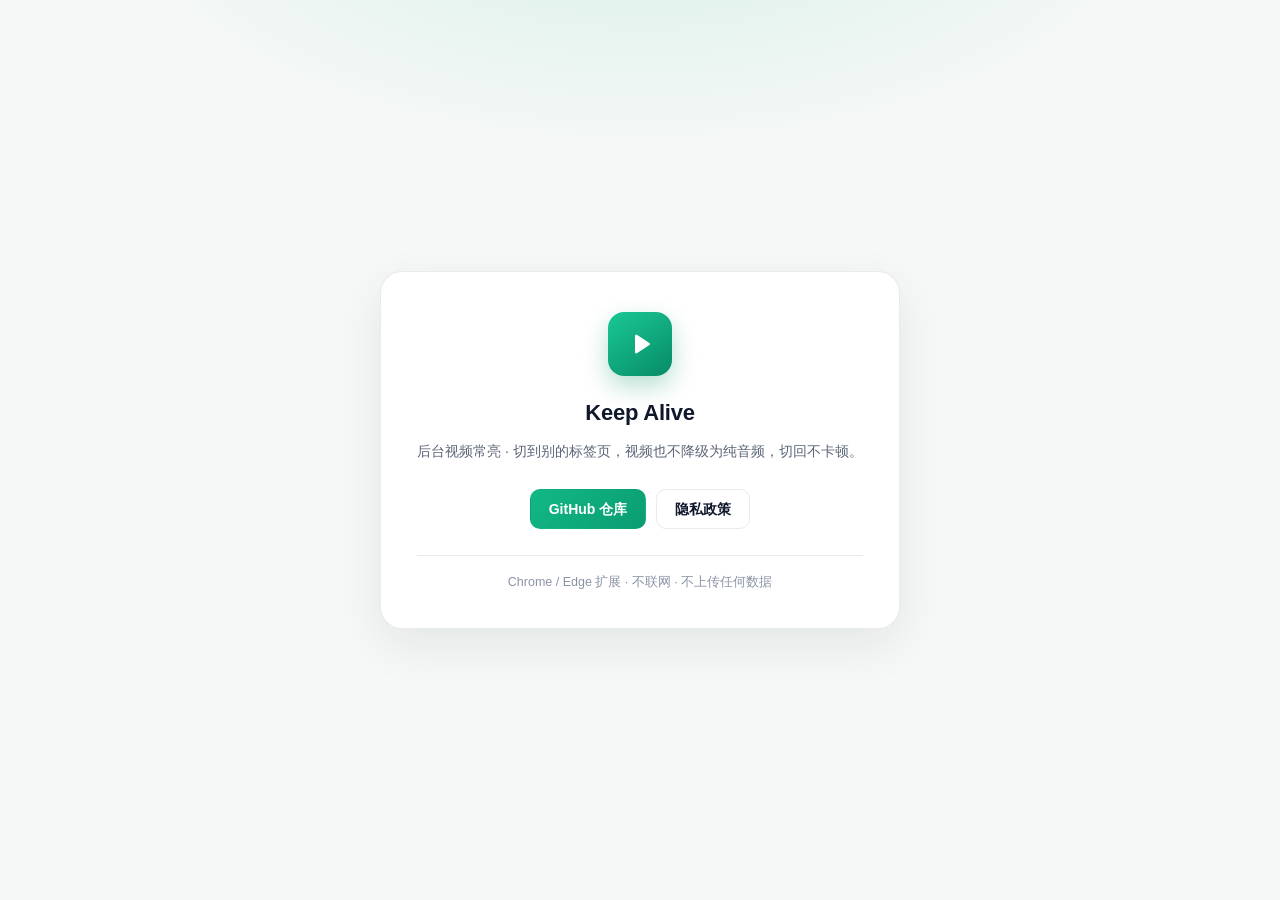
<file: docs/index.html>
<!doctype html>
<html lang="zh-CN">
  <head>
    <meta charset="utf-8" />
    <meta name="viewport" content="width=device-width, initial-scale=1" />
    <title>Keep Alive · 后台视频常亮</title>
    <style>
      :root {
        color-scheme: light dark;
        --bg: #f6f8f7;
        --card: #ffffff;
        --text: #0f172a;
        --muted: #5b6577;
        --faint: #8a93a5;
        --accent: #0ca678;
        --border: rgba(15, 23, 42, 0.09);
      }
      @media (prefers-color-scheme: dark) {
        :root {
          --bg: #14161a;
          --card: #1c1f25;
          --text: #e9edf4;
          --muted: #a3adbd;
          --faint: #78818f;
          --accent: #20c997;
          --border: rgba(255, 255, 255, 0.08);
        }
      }
      * {
        box-sizing: border-box;
      }
      body {
        min-height: 100vh;
        margin: 0;
        display: grid;
        place-items: center;
        padding: 24px;
        background:
          radial-gradient(800px 400px at 50% -120px, rgba(18, 184, 134, 0.14), transparent 70%),
          var(--bg);
        color: var(--text);
        font:
          15px/1.7 -apple-system,
          BlinkMacSystemFont,
          "Segoe UI",
          "PingFang SC",
          "Hiragino Sans GB",
          "Microsoft YaHei",
          sans-serif;
        -webkit-font-smoothing: antialiased;
      }
      main {
        width: 100%;
        max-width: 520px;
        background: var(--card);
        border: 1px solid var(--border);
        border-radius: 22px;
        padding: 40px 36px 34px;
        text-align: center;
        box-shadow: 0 16px 48px rgba(15, 23, 42, 0.08);
      }
      .logo {
        width: 64px;
        height: 64px;
        margin: 0 auto 18px;
        border-radius: 16px;
        background: linear-gradient(145deg, #1ac994, #078a67);
        display: grid;
        place-items: center;
        box-shadow: 0 10px 24px rgba(9, 146, 104, 0.3);
      }
      .logo svg {
        width: 30px;
        height: 30px;
      }
      h1 {
        margin: 0;
        font-size: 22px;
        letter-spacing: -0.01em;
      }
      p {
        margin: 8px 0 0;
        color: var(--muted);
        font-size: 14px;
      }
      .actions {
        display: flex;
        gap: 10px;
        justify-content: center;
        margin-top: 26px;
        flex-wrap: wrap;
      }
      a.btn {
        display: inline-flex;
        align-items: center;
        justify-content: center;
        height: 40px;
        padding: 0 18px;
        border-radius: 10px;
        font-size: 14px;
        font-weight: 600;
        text-decoration: none;
        border: 1px solid var(--border);
        color: var(--text);
        background: transparent;
        transition: background 0.15s ease, border-color 0.15s ease;
      }
      a.btn:hover {
        background: rgba(15, 23, 42, 0.04);
        border-color: rgba(15, 23, 42, 0.16);
      }
      a.primary {
        background: linear-gradient(135deg, #12b886, #0b9c72);
        border-color: transparent;
        color: #fff;
      }
      a.primary:hover {
        background: linear-gradient(135deg, #0fac7d, #088a66);
      }
      footer {
        margin-top: 26px;
        padding-top: 16px;
        border-top: 1px solid var(--border);
        color: var(--faint);
        font-size: 12.5px;
      }
      @media (prefers-color-scheme: dark) {
        a.btn:hover {
          background: rgba(255, 255, 255, 0.06);
          border-color: rgba(255, 255, 255, 0.18);
        }
      }
    </style>
  </head>
  <body>
    <main>
      <div class="logo" aria-hidden="true">
        <svg viewBox="0 0 24 24" fill="#fff">
          <path d="M8 5.5v13a1 1 0 0 0 1.5.86l10-6.5a1 1 0 0 0 0-1.72l-10-6.5A1 1 0 0 0 8 5.5Z" />
        </svg>
      </div>
      <h1>Keep Alive</h1>
      <p>后台视频常亮 · 切到别的标签页，视频也不降级为纯音频，切回不卡顿。</p>

      <div class="actions">
        <a class="btn primary" href="https://github.com/Eliaukzzz/pages-alive">GitHub 仓库</a>
        <a class="btn" href="./privacy.html">隐私政策</a>
      </div>

      <footer>Chrome / Edge 扩展 · 不联网 · 不上传任何数据</footer>
    </main>
  </body>
</html>
</file>
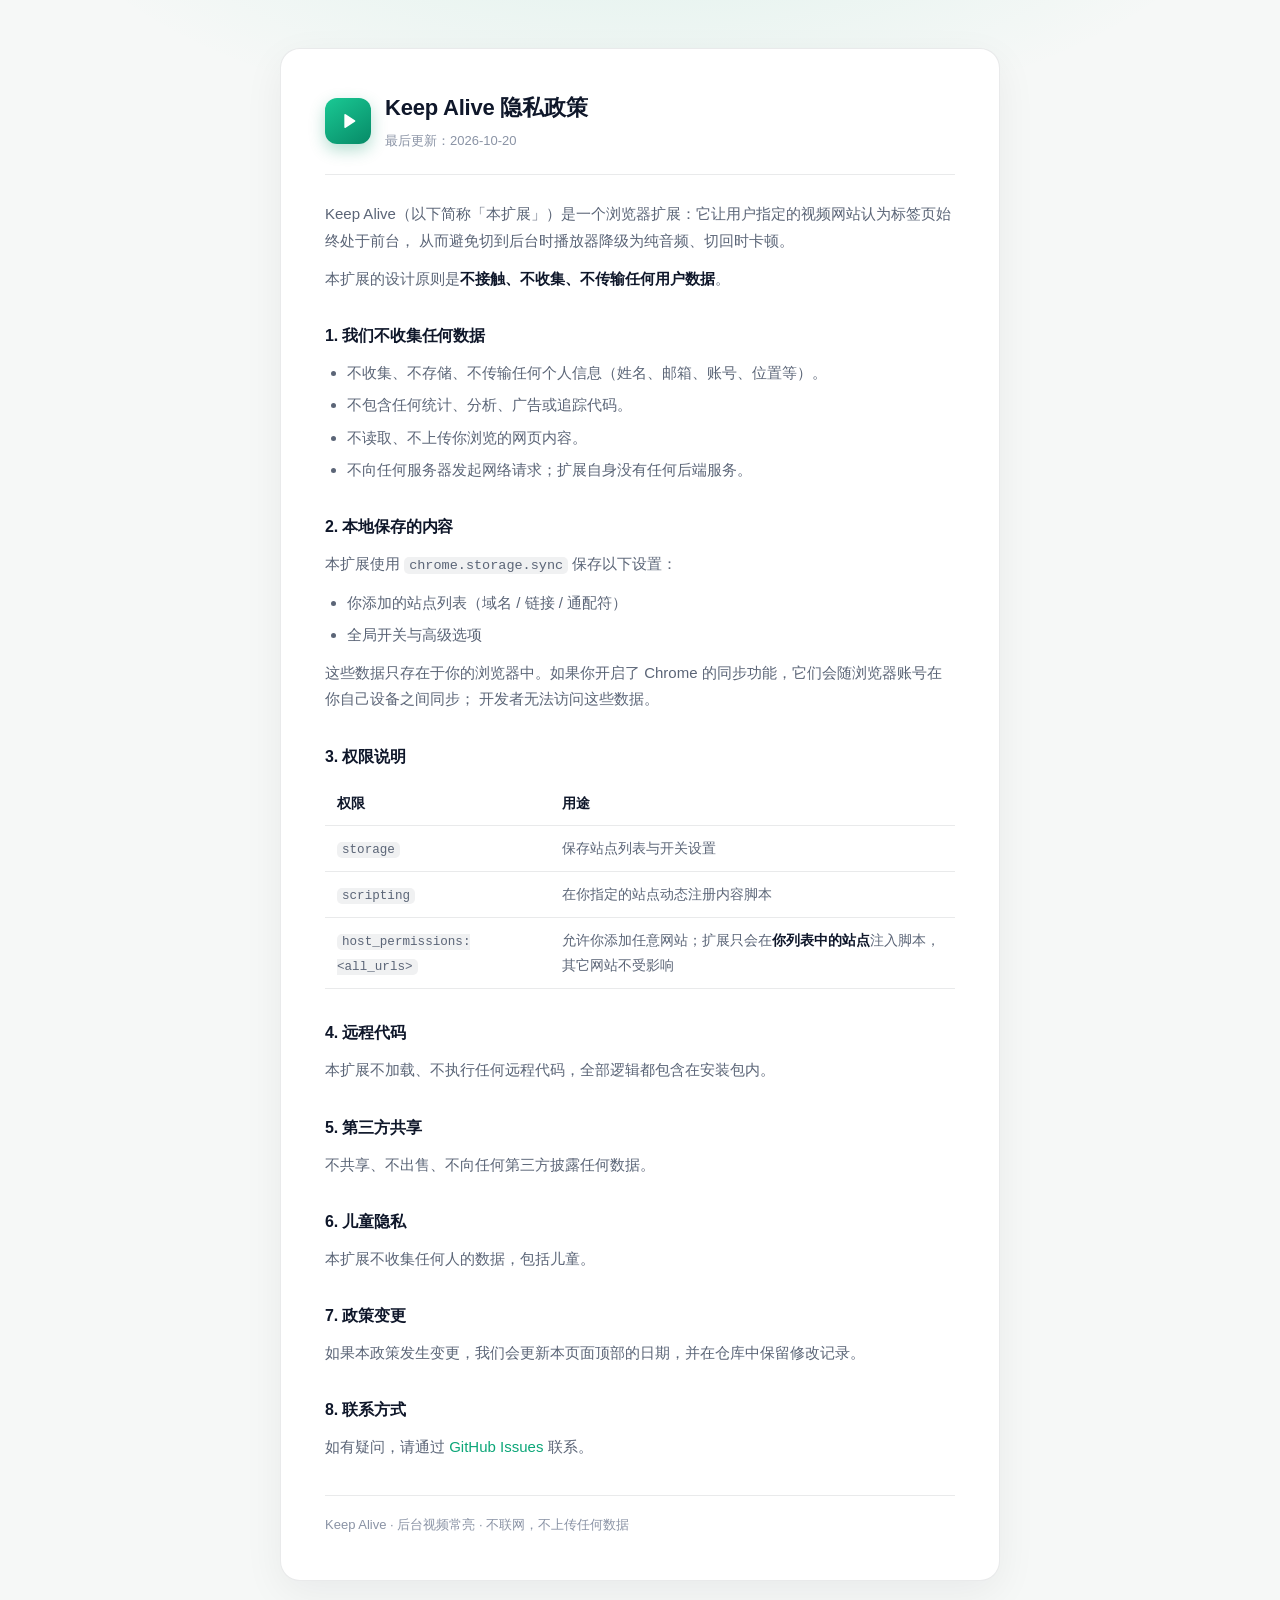
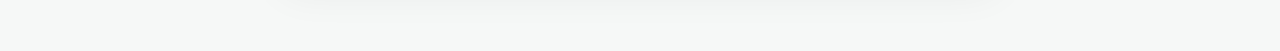
<file: docs/privacy.html>
<!doctype html>
<html lang="zh-CN">
  <head>
    <meta charset="utf-8" />
    <meta name="viewport" content="width=device-width, initial-scale=1" />
    <title>Keep Alive 隐私政策</title>
    <style>
      :root {
        color-scheme: light dark;
        --bg: #f6f8f7;
        --card: #ffffff;
        --text: #0f172a;
        --muted: #5b6577;
        --faint: #8a93a5;
        --accent: #0ca678;
        --border: rgba(15, 23, 42, 0.09);
      }
      @media (prefers-color-scheme: dark) {
        :root {
          --bg: #14161a;
          --card: #1c1f25;
          --text: #e9edf4;
          --muted: #a3adbd;
          --faint: #78818f;
          --accent: #20c997;
          --border: rgba(255, 255, 255, 0.08);
        }
      }
      * {
        box-sizing: border-box;
      }
      body {
        margin: 0;
        padding: 48px 20px 72px;
        background:
          radial-gradient(900px 420px at 50% -160px, rgba(18, 184, 134, 0.12), transparent 70%),
          var(--bg);
        color: var(--text);
        font:
          15px/1.75 -apple-system,
          BlinkMacSystemFont,
          "Segoe UI",
          "PingFang SC",
          "Hiragino Sans GB",
          "Microsoft YaHei",
          sans-serif;
        -webkit-font-smoothing: antialiased;
      }
      main {
        max-width: 720px;
        margin: 0 auto;
        background: var(--card);
        border: 1px solid var(--border);
        border-radius: 20px;
        padding: 40px 44px 44px;
        box-shadow: 0 12px 40px rgba(15, 23, 42, 0.06);
      }
      header {
        display: flex;
        align-items: center;
        gap: 14px;
        padding-bottom: 22px;
        border-bottom: 1px solid var(--border);
        margin-bottom: 26px;
      }
      .logo {
        width: 46px;
        height: 46px;
        border-radius: 12px;
        background: linear-gradient(145deg, #1ac994, #078a67);
        display: grid;
        place-items: center;
        box-shadow: 0 6px 16px rgba(9, 146, 104, 0.3);
      }
      .logo svg {
        width: 22px;
        height: 22px;
      }
      h1 {
        margin: 0;
        font-size: 22px;
        letter-spacing: -0.01em;
      }
      .sub {
        margin: 2px 0 0;
        color: var(--faint);
        font-size: 13px;
      }
      h2 {
        margin: 30px 0 10px;
        font-size: 16px;
        letter-spacing: -0.01em;
      }
      p {
        margin: 0 0 12px;
        color: var(--muted);
      }
      ul {
        margin: 0 0 12px;
        padding-left: 22px;
        color: var(--muted);
      }
      li {
        margin-bottom: 6px;
      }
      strong {
        color: var(--text);
      }
      code {
        font-family: ui-monospace, Menlo, monospace;
        font-size: 0.9em;
        background: rgba(15, 23, 42, 0.06);
        border-radius: 5px;
        padding: 1px 5px;
      }
      @media (prefers-color-scheme: dark) {
        code {
          background: rgba(255, 255, 255, 0.08);
        }
      }
      table {
        width: 100%;
        border-collapse: collapse;
        margin: 6px 0 14px;
        font-size: 14px;
      }
      th,
      td {
        text-align: left;
        padding: 10px 12px;
        border-bottom: 1px solid var(--border);
        vertical-align: top;
        color: var(--muted);
      }
      th {
        color: var(--text);
        font-weight: 600;
      }
      footer {
        margin-top: 34px;
        padding-top: 18px;
        border-top: 1px solid var(--border);
        color: var(--faint);
        font-size: 13px;
      }
      a {
        color: var(--accent);
        text-decoration: none;
      }
      a:hover {
        text-decoration: underline;
      }
      @media (max-width: 560px) {
        body {
          padding: 20px 12px 40px;
        }
        main {
          padding: 24px 20px 28px;
        }
      }
    </style>
  </head>
  <body>
    <main>
      <header>
        <span class="logo" aria-hidden="true">
          <svg viewBox="0 0 24 24" fill="#fff">
            <path d="M8 5.5v13a1 1 0 0 0 1.5.86l10-6.5a1 1 0 0 0 0-1.72l-10-6.5A1 1 0 0 0 8 5.5Z" />
          </svg>
        </span>
        <div>
          <h1>Keep Alive 隐私政策</h1>
          <p class="sub">最后更新：2026-10-20</p>
        </div>
      </header>

      <p>
        Keep Alive（以下简称「本扩展」）是一个浏览器扩展：它让用户指定的视频网站认为标签页始终处于前台，
        从而避免切到后台时播放器降级为纯音频、切回时卡顿。
      </p>
      <p>本扩展的设计原则是<strong>不接触、不收集、不传输任何用户数据</strong>。</p>

      <h2>1. 我们不收集任何数据</h2>
      <ul>
        <li>不收集、不存储、不传输任何个人信息（姓名、邮箱、账号、位置等）。</li>
        <li>不包含任何统计、分析、广告或追踪代码。</li>
        <li>不读取、不上传你浏览的网页内容。</li>
        <li>不向任何服务器发起网络请求；扩展自身没有任何后端服务。</li>
      </ul>

      <h2>2. 本地保存的内容</h2>
      <p>本扩展使用 <code>chrome.storage.sync</code> 保存以下设置：</p>
      <ul>
        <li>你添加的站点列表（域名 / 链接 / 通配符）</li>
        <li>全局开关与高级选项</li>
      </ul>
      <p>
        这些数据只存在于你的浏览器中。如果你开启了 Chrome 的同步功能，它们会随浏览器账号在你自己设备之间同步；
        开发者无法访问这些数据。
      </p>

      <h2>3. 权限说明</h2>
      <table>
        <thead>
          <tr>
            <th>权限</th>
            <th>用途</th>
          </tr>
        </thead>
        <tbody>
          <tr>
            <td><code>storage</code></td>
            <td>保存站点列表与开关设置</td>
          </tr>
          <tr>
            <td><code>scripting</code></td>
            <td>在你指定的站点动态注册内容脚本</td>
          </tr>
          <tr>
            <td><code>host_permissions: &lt;all_urls&gt;</code></td>
            <td>
              允许你添加任意网站；扩展只会在<strong>你列表中的站点</strong>注入脚本，其它网站不受影响
            </td>
          </tr>
        </tbody>
      </table>

      <h2>4. 远程代码</h2>
      <p>本扩展不加载、不执行任何远程代码，全部逻辑都包含在安装包内。</p>

      <h2>5. 第三方共享</h2>
      <p>不共享、不出售、不向任何第三方披露任何数据。</p>

      <h2>6. 儿童隐私</h2>
      <p>本扩展不收集任何人的数据，包括儿童。</p>

      <h2>7. 政策变更</h2>
      <p>如果本政策发生变更，我们会更新本页面顶部的日期，并在仓库中保留修改记录。</p>

      <h2>8. 联系方式</h2>
      <p>
        如有疑问，请通过
        <a href="https://github.com/Eliaukzzz/pages-alive/issues">GitHub Issues</a> 联系。
      </p>

      <footer>Keep Alive · 后台视频常亮 · 不联网，不上传任何数据</footer>
    </main>
  </body>
</html>
</file>
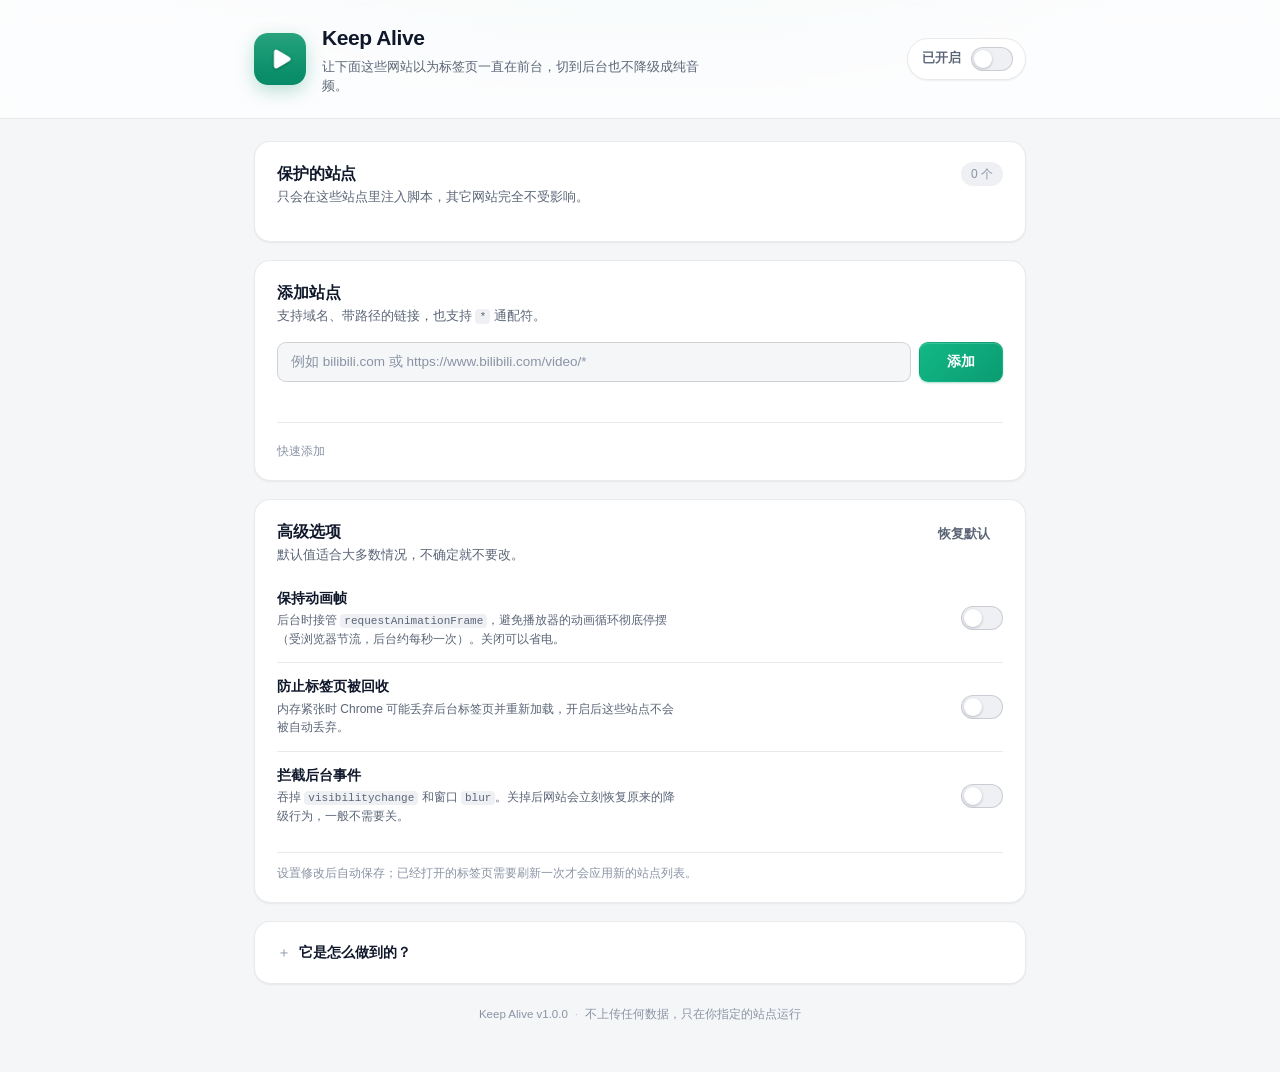
<file: src/options.html>
<!doctype html>
<html lang="zh-CN">
  <head>
    <meta charset="utf-8" />
    <meta name="viewport" content="width=device-width, initial-scale=1" />
    <title>Keep Alive · 设置</title>
    <link rel="stylesheet" href="ui.css" />
    <link rel="stylesheet" href="options.css" />
  </head>
  <body>
    <header class="hero">
      <div class="hero-inner">
        <img class="hero-icon" src="../icons/icon128.png" alt="" width="52" height="52" />
        <div class="hero-text">
          <h1>Keep Alive</h1>
          <p>让下面这些网站以为标签页一直在前台，切到后台也不降级成纯音频。</p>
        </div>
        <label class="global-toggle">
          <span id="globalLabel">已开启</span>
          <span class="switch">
            <input id="globalSwitch" type="checkbox" aria-label="全局开关" />
            <span class="track"></span>
          </span>
        </label>
      </div>
    </header>

    <main class="shell">
      <section class="card section">
        <div class="section-head">
          <div>
            <h2>保护的站点</h2>
            <p class="section-desc">只会在这些站点里注入脚本，其它网站完全不受影响。</p>
          </div>
          <span class="counter" id="siteCount">0 个</span>
        </div>

        <ul class="site-list" id="siteList"></ul>

        <div class="empty" id="emptyState" hidden>
          <div class="empty-mark">⌁</div>
          <p>还没有添加站点</p>
          <span>从下面的常见站点里选一个，或者手动输入域名。</span>
        </div>
      </section>

      <section class="card section">
        <div class="section-head">
          <div>
            <h2>添加站点</h2>
            <p class="section-desc">支持域名、带路径的链接，也支持 <code>*</code> 通配符。</p>
          </div>
        </div>

        <form class="add-form" id="addForm" autocomplete="off">
          <input
            class="input"
            id="siteInput"
            type="text"
            placeholder="例如 bilibili.com 或 https://www.bilibili.com/video/*"
            spellcheck="false"
            aria-label="站点地址"
          />
          <button class="btn btn-primary" type="submit" id="addBtn">添加</button>
        </form>

        <p class="preview" id="preview"></p>

        <div class="presets">
          <span class="presets-label">快速添加</span>
          <div class="chips" id="presetChips"></div>
        </div>
      </section>

      <section class="card section">
        <div class="section-head">
          <div>
            <h2>高级选项</h2>
            <p class="section-desc">默认值适合大多数情况，不确定就不要改。</p>
          </div>
          <button class="btn btn-ghost btn-sm" id="resetBtn">恢复默认</button>
        </div>

        <div class="toggle-list">
          <label class="toggle-row">
            <div class="toggle-text">
              <span class="toggle-title">保持动画帧</span>
              <span class="toggle-desc">
                后台时接管 <code>requestAnimationFrame</code>，避免播放器的动画循环彻底停摆（受浏览器节流，后台约每秒一次）。关闭可以省电。
              </span>
            </div>
            <span class="switch">
              <input id="optRaf" type="checkbox" />
              <span class="track"></span>
            </span>
          </label>

          <label class="toggle-row">
            <div class="toggle-text">
              <span class="toggle-title">防止标签页被回收</span>
              <span class="toggle-desc">
                内存紧张时 Chrome 可能丢弃后台标签页并重新加载，开启后这些站点不会被自动丢弃。
              </span>
            </div>
            <span class="switch">
              <input id="optDiscard" type="checkbox" />
              <span class="track"></span>
            </span>
          </label>

          <label class="toggle-row">
            <div class="toggle-text">
              <span class="toggle-title">拦截后台事件</span>
              <span class="toggle-desc">
                吞掉 <code>visibilitychange</code> 和窗口 <code>blur</code>。关掉后网站会立刻恢复原来的降级行为，一般不需要关。
              </span>
            </div>
            <span class="switch">
              <input id="optEvents" type="checkbox" />
              <span class="track"></span>
            </span>
          </label>
        </div>

        <p class="hint-line">设置修改后自动保存；已经打开的标签页需要刷新一次才会应用新的站点列表。</p>
      </section>

      <section class="card section">
        <details class="details">
          <summary>它是怎么做到的？</summary>
          <div class="details-body">
            <p>
              视频网站通过 Page Visibility API 判断你是否在看：切到别的标签页时，
              <code>document.visibilityState</code> 会变成 <code>"hidden"</code>，播放器收到
              <code>visibilitychange</code> 后就把视频流降级成音频流，切回来时再重建解码器 —— 这就是卡顿的来源。
            </p>
            <p>这个扩展在该站点加载前就做了三件事：</p>
            <ol>
              <li>
                把 <code>document.hidden / visibilityState / hasFocus()</code> 改成永远"可见、聚焦"；
              </li>
              <li>
                在 window 捕获阶段吞掉 <code>visibilitychange</code> 与窗口 <code>blur</code>，页面根本收不到通知；
              </li>
              <li>
                后台时用自己的定时器接管 <code>requestAnimationFrame</code>，并在标签页级别关闭自动丢弃。
              </li>
            </ol>
            <p class="fine-print">
              局限：浏览器底层的省电调度、页面在 Web Worker 里的检测、以及站点自己的服务端心跳无法被完全绕过；
              极少数站点可能仍会降级。这个方案本质上是用一点后台 CPU 换流畅度，介意耗电可以关掉"保持动画帧"。
            </p>
          </div>
        </details>
      </section>

      <footer class="page-foot">
        <span>Keep Alive v<span id="version">1.0.0</span></span>
        <span class="dot">·</span>
        <span>不上传任何数据，只在你指定的站点运行</span>
      </footer>
    </main>

    <div class="toast" id="toast" role="status" aria-live="polite"></div>

    <script type="module" src="options.js"></script>
  </body>
</html>
</file>
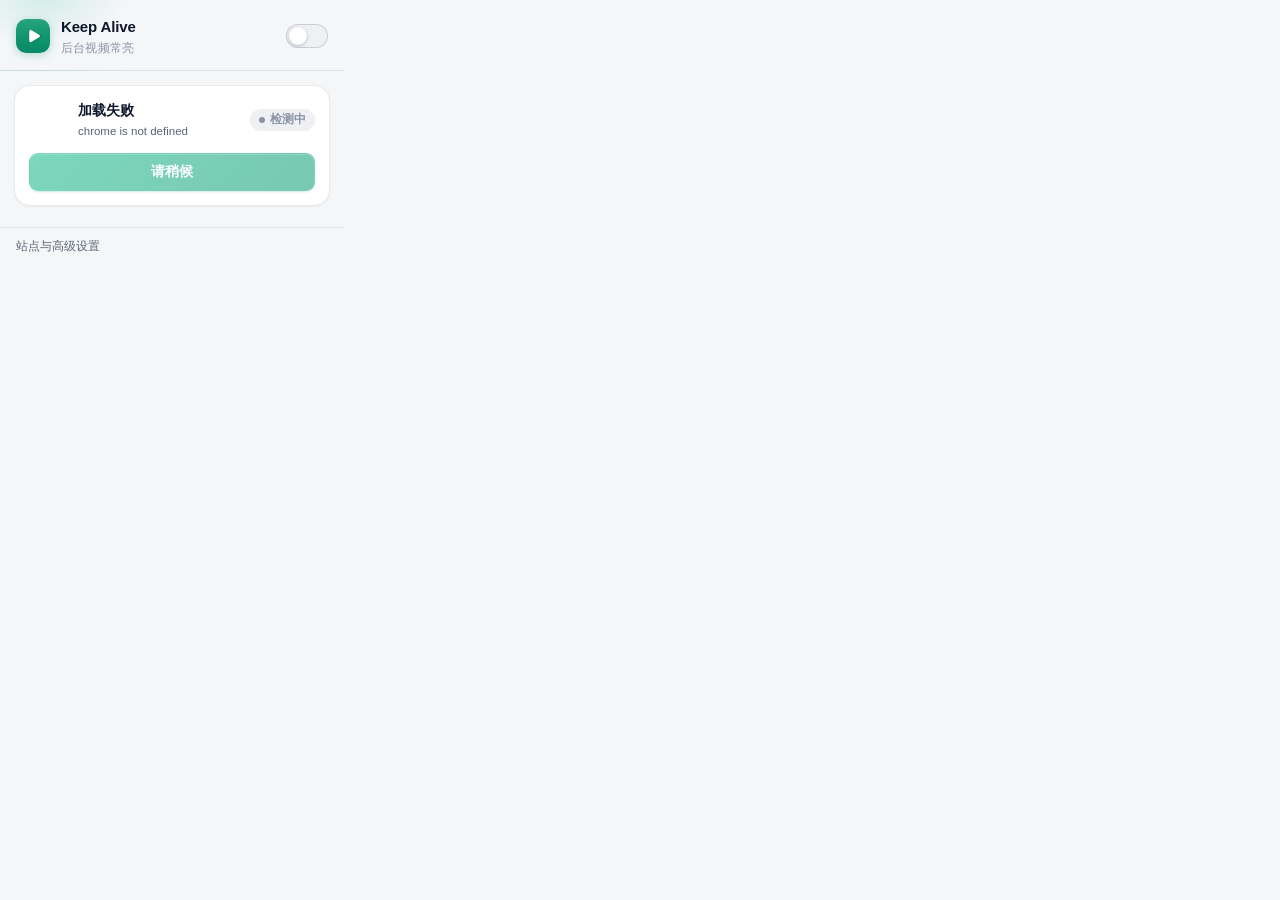
<file: src/popup.html>
<!doctype html>
<html lang="zh-CN">
  <head>
    <meta charset="utf-8" />
    <meta name="viewport" content="width=device-width, initial-scale=1" />
    <title>Keep Alive</title>
    <link rel="stylesheet" href="ui.css" />
    <link rel="stylesheet" href="popup.css" />
  </head>
  <body>
    <div class="popup">
      <header class="head">
        <img class="logo" src="../icons/icon48.png" alt="" width="34" height="34" />
        <div class="titles">
          <h1>Keep Alive</h1>
          <p>后台视频常亮</p>
        </div>
        <label class="switch" title="全局开关">
          <input id="globalSwitch" type="checkbox" aria-label="全局开关" />
          <span class="track"></span>
        </label>
      </header>

      <main class="body">
        <section class="site card">
          <div class="site-main">
            <span class="avatar" id="avatar">·</span>
            <div class="site-text">
              <div class="host" id="host">正在读取…</div>
              <div class="site-sub" id="siteSub">—</div>
            </div>
            <span class="pill pill-off" id="pill">检测中</span>
          </div>
          <div class="site-actions">
            <button class="btn btn-primary btn-block" id="primaryBtn" disabled>请稍候</button>
          </div>
        </section>

        <p class="note" id="note"></p>
      </main>

      <footer class="foot">
        <button class="link" id="openOptions">站点与高级设置</button>
        <span class="ver" id="version"></span>
      </footer>
    </div>
    <script type="module" src="popup.js"></script>
  </body>
</html>
</file>
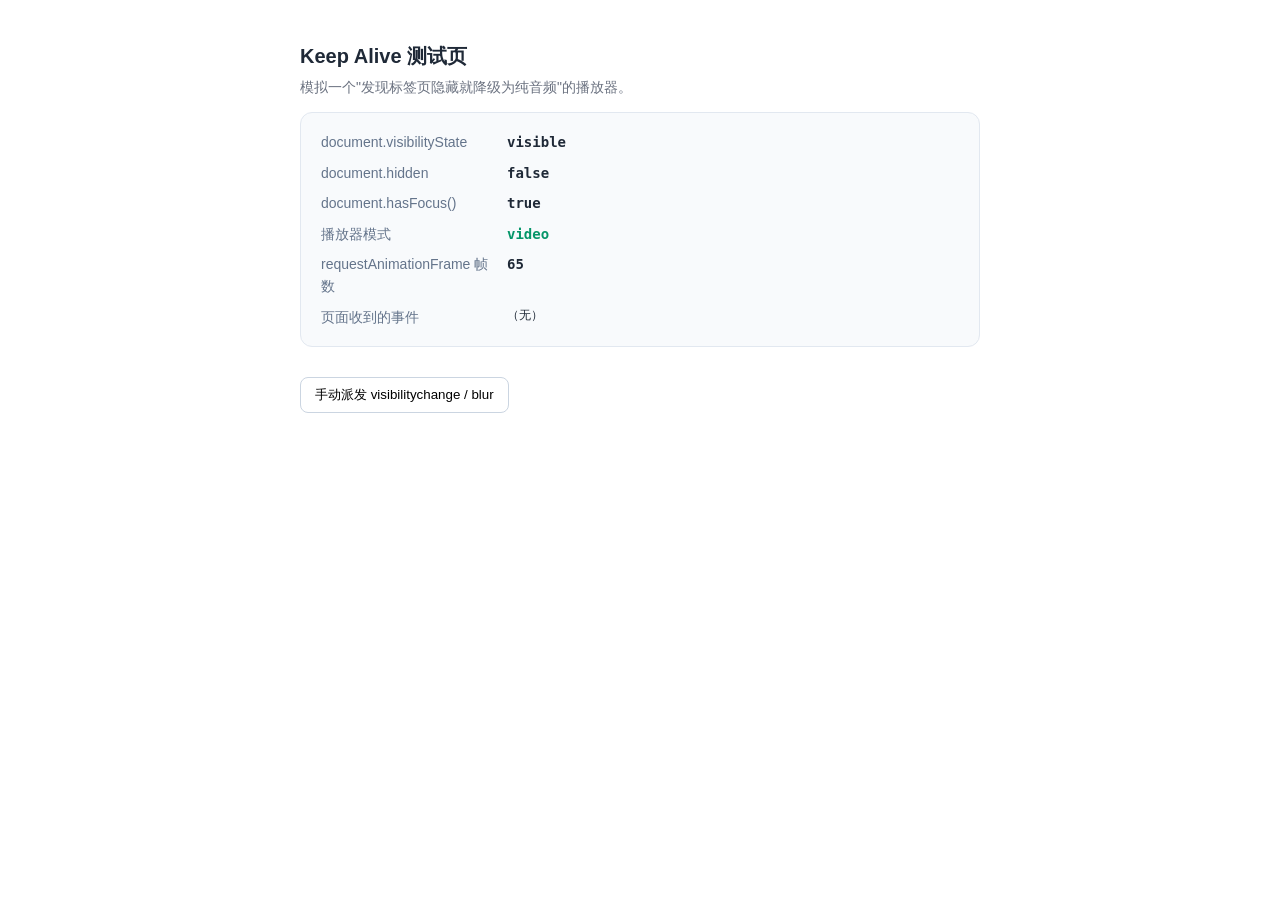
<file: test/fixture.html>
<!doctype html>
<html lang="zh-CN">
  <head>
    <meta charset="utf-8" />
    <title>Keep Alive Fixture</title>
    <style>
      body {
        font: 14px/1.6 -apple-system, "PingFang SC", sans-serif;
        max-width: 680px;
        margin: 40px auto;
        padding: 0 20px;
        color: #1f2937;
      }
      h1 {
        font-size: 20px;
        margin-bottom: 4px;
      }
      p.sub {
        color: #6b7280;
        margin-top: 0;
      }
      dl {
        display: grid;
        grid-template-columns: 170px 1fr;
        gap: 8px 16px;
        background: #f8fafc;
        border: 1px solid #e2e8f0;
        border-radius: 12px;
        padding: 18px 20px;
      }
      dt {
        color: #64748b;
      }
      dd {
        margin: 0;
        font-family: ui-monospace, Menlo, monospace;
        font-weight: 600;
      }
      #mode[data-mode="audio"] {
        color: #dc2626;
      }
      #mode[data-mode="video"] {
        color: #059669;
      }
      .events {
        word-break: break-all;
        font-weight: 400;
        font-size: 12px;
      }
      button {
        margin-top: 16px;
        padding: 8px 14px;
        border-radius: 8px;
        border: 1px solid #cbd5e1;
        background: #fff;
        cursor: pointer;
      }
    </style>
  </head>
  <body>
    <h1>Keep Alive 测试页</h1>
    <p class="sub">模拟一个"发现标签页隐藏就降级为纯音频"的播放器。</p>

    <dl>
      <dt>document.visibilityState</dt>
      <dd id="vis">…</dd>
      <dt>document.hidden</dt>
      <dd id="hidden">…</dd>
      <dt>document.hasFocus()</dt>
      <dd id="focus">…</dd>
      <dt>播放器模式</dt>
      <dd id="mode" data-mode="video">video</dd>
      <dt>requestAnimationFrame 帧数</dt>
      <dd id="raf">0</dd>
      <dt>页面收到的事件</dt>
      <dd id="events" class="events">（无）</dd>
    </dl>

    <button id="dispatch">手动派发 visibilitychange / blur</button>

    <script>
      window.__test = {
        events: [],
        rafTicks: 0,
        audioMode: false,
        startedAt: Date.now(),
      };

      const $ = (id) => document.getElementById(id);

      function refresh() {
        $('vis').textContent = document.visibilityState;
        $('hidden').textContent = String(document.hidden);
        $('focus').textContent = String(document.hasFocus());
        $('mode').textContent = window.__test.audioMode ? 'audio（已降级）' : 'video';
        $('mode').dataset.mode = window.__test.audioMode ? 'audio' : 'video';
        $('raf').textContent = String(window.__test.rafTicks);
        $('events').textContent = window.__test.events.length
          ? window.__test.events.join(' · ')
          : '（无）';
      }

      document.addEventListener('visibilitychange', () => {
        window.__test.events.push('visibilitychange:' + document.visibilityState);
        if (document.hidden) window.__test.audioMode = true;
        refresh();
      });

      window.addEventListener('blur', () => {
        window.__test.events.push('window:blur');
        refresh();
      });

      window.addEventListener('focus', () => {
        window.__test.events.push('window:focus');
        refresh();
      });

      (function loop() {
        window.__test.rafTicks += 1;
        if (window.__test.rafTicks % 5 === 0) refresh();
        requestAnimationFrame(loop);
      })();

      setInterval(refresh, 250);

      $('dispatch').addEventListener('click', () => {
        document.dispatchEvent(new Event('visibilitychange'));
        window.dispatchEvent(new Event('blur'));
        refresh();
      });

      refresh();
    </script>
  </body>
</html>
</file>
<file: src/ui.css>
:root {
  color-scheme: light dark;

  --bg: #f5f6f8;
  --bg-elevated: #ffffff;
  --bg-sunken: #eef0f4;
  --border: rgba(15, 23, 42, 0.09);
  --border-strong: rgba(15, 23, 42, 0.16);
  --text: #0f172a;
  --text-secondary: #5b6577;
  --text-tertiary: #8a93a5;
  --accent: #0ca678;
  --accent-strong: #099268;
  --accent-soft: rgba(12, 166, 120, 0.12);
  --danger: #e03131;
  --danger-soft: rgba(224, 49, 49, 0.1);
  --warn: #d9480f;
  --shadow-sm: 0 1px 2px rgba(15, 23, 42, 0.06);
  --shadow-md: 0 8px 24px rgba(15, 23, 42, 0.08);
  --radius-lg: 16px;
  --radius-md: 12px;
  --radius-sm: 9px;
  --font: -apple-system, BlinkMacSystemFont, "Segoe UI", "PingFang SC", "Hiragino Sans GB",
    "Microsoft YaHei", "Noto Sans CJK SC", sans-serif;
  --mono: ui-monospace, SFMono-Regular, "SF Mono", Menlo, Consolas, monospace;
}

@media (prefers-color-scheme: dark) {
  :root {
    --bg: #14161a;
    --bg-elevated: #1c1f25;
    --bg-sunken: #22262e;
    --border: rgba(255, 255, 255, 0.08);
    --border-strong: rgba(255, 255, 255, 0.16);
    --text: #e9edf4;
    --text-secondary: #a3adbd;
    --text-tertiary: #78818f;
    --accent: #20c997;
    --accent-strong: #12b886;
    --accent-soft: rgba(32, 201, 151, 0.16);
    --danger: #ff6b6b;
    --danger-soft: rgba(255, 107, 107, 0.14);
    --warn: #ffa94d;
    --shadow-sm: 0 1px 2px rgba(0, 0, 0, 0.4);
    --shadow-md: 0 10px 28px rgba(0, 0, 0, 0.45);
  }
}

* {
  box-sizing: border-box;
}

html,
body {
  margin: 0;
  padding: 0;
}

body {
  font-family: var(--font);
  color: var(--text);
  background: var(--bg);
  -webkit-font-smoothing: antialiased;
  font-size: 14px;
  line-height: 1.5;
}

button,
input {
  font-family: inherit;
  font-size: inherit;
  color: inherit;
}

/* ---------------------------------------------------------------- switch */

.switch {
  position: relative;
  display: inline-flex;
  flex: none;
  width: 42px;
  height: 24px;
}

.switch input {
  position: absolute;
  inset: 0;
  width: 100%;
  height: 100%;
  margin: 0;
  opacity: 0;
  cursor: pointer;
}

.switch .track {
  position: absolute;
  inset: 0;
  border-radius: 999px;
  background: var(--bg-sunken);
  border: 1px solid var(--border-strong);
  transition: background 0.18s ease, border-color 0.18s ease;
  pointer-events: none;
}

.switch .track::after {
  content: "";
  position: absolute;
  top: 2px;
  left: 2px;
  width: 18px;
  height: 18px;
  border-radius: 50%;
  background: #fff;
  box-shadow: 0 1px 3px rgba(15, 23, 42, 0.25);
  transition: transform 0.18s cubic-bezier(0.2, 0.8, 0.2, 1);
}

.switch input:checked + .track {
  background: var(--accent);
  border-color: transparent;
}

.switch input:checked + .track::after {
  transform: translateX(18px);
}

.switch input:focus-visible + .track {
  outline: 2px solid var(--accent);
  outline-offset: 2px;
}

.switch input:disabled {
  cursor: not-allowed;
}

.switch input:disabled + .track {
  opacity: 0.45;
}

/* ---------------------------------------------------------------- buttons */

.btn {
  display: inline-flex;
  align-items: center;
  justify-content: center;
  gap: 6px;
  min-height: 36px;
  padding: 0 16px;
  border-radius: var(--radius-sm);
  border: 1px solid transparent;
  background: transparent;
  font-weight: 600;
  font-size: 13.5px;
  cursor: pointer;
  transition: background 0.16s ease, border-color 0.16s ease, color 0.16s ease,
    transform 0.06s ease;
  white-space: nowrap;
}

.btn:active:not(:disabled) {
  transform: translateY(1px);
}

.btn:disabled {
  cursor: not-allowed;
  opacity: 0.55;
}

.btn-primary {
  color: #fff;
  background: linear-gradient(135deg, #12b886, #0b9c72);
  box-shadow: 0 1px 2px rgba(9, 146, 104, 0.35), inset 0 1px 0 rgba(255, 255, 255, 0.18);
}

.btn-primary:hover:not(:disabled) {
  background: linear-gradient(135deg, #0fac7d, #088a66);
}

.btn-secondary {
  color: var(--text);
  background: var(--bg-elevated);
  border-color: var(--border-strong);
  box-shadow: var(--shadow-sm);
}

.btn-secondary:hover:not(:disabled) {
  background: var(--bg-sunken);
}

.btn-ghost {
  color: var(--text-secondary);
  background: transparent;
}

.btn-ghost:hover:not(:disabled) {
  background: var(--bg-sunken);
  color: var(--text);
}

.btn-danger {
  color: var(--danger);
  background: var(--danger-soft);
}

.btn-danger:hover:not(:disabled) {
  background: rgba(224, 49, 49, 0.16);
}

.btn-block {
  width: 100%;
}

/* ---------------------------------------------------------------- misc */

.pill {
  display: inline-flex;
  align-items: center;
  gap: 5px;
  padding: 2px 9px;
  border-radius: 999px;
  font-size: 11.5px;
  font-weight: 600;
  letter-spacing: 0.01em;
  background: var(--bg-sunken);
  color: var(--text-secondary);
  white-space: nowrap;
}

.pill::before {
  content: "";
  width: 6px;
  height: 6px;
  border-radius: 50%;
  background: currentColor;
}

.pill-on {
  background: var(--accent-soft);
  color: var(--accent-strong);
}

.pill-off {
  background: var(--bg-sunken);
  color: var(--text-tertiary);
}

.pill-warn {
  background: rgba(217, 72, 15, 0.1);
  color: var(--warn);
}

.avatar {
  display: inline-flex;
  align-items: center;
  justify-content: center;
  flex: none;
  width: 38px;
  height: 38px;
  border-radius: 11px;
  color: #fff;
  font-weight: 700;
  font-size: 17px;
  letter-spacing: -0.02em;
  box-shadow: inset 0 1px 0 rgba(255, 255, 255, 0.22);
}

.mono {
  font-family: var(--mono);
  font-size: 11px;
}

.muted {
  color: var(--text-secondary);
}

.hidden {
  display: none !important;
}

.card {
  background: var(--bg-elevated);
  border: 1px solid var(--border);
  border-radius: var(--radius-lg);
  box-shadow: var(--shadow-sm);
}
</file>
<file: src/options.css>
body {
  min-height: 100vh;
  background:
    radial-gradient(900px 420px at 50% -180px, rgba(18, 184, 134, 0.12), transparent 70%),
    var(--bg);
}

/* ---------------------------------------------------------------- hero */

.hero {
  border-bottom: 1px solid var(--border);
  background: color-mix(in srgb, var(--bg-elevated) 72%, transparent);
  backdrop-filter: saturate(1.4) blur(14px);
  position: sticky;
  top: 0;
  z-index: 10;
}

.hero-inner {
  max-width: 820px;
  margin: 0 auto;
  padding: 22px 24px;
  display: flex;
  align-items: center;
  gap: 16px;
}

.hero-icon {
  border-radius: 14px;
  box-shadow: 0 6px 18px rgba(9, 146, 104, 0.28);
  flex: none;
}

.hero-text {
  flex: 1;
  min-width: 0;
}

.hero-text h1 {
  margin: 0;
  font-size: 21px;
  letter-spacing: -0.02em;
}

.hero-text p {
  margin: 3px 0 0;
  color: var(--text-secondary);
  font-size: 13px;
  max-width: 54ch;
}

.global-toggle {
  display: flex;
  align-items: center;
  gap: 10px;
  flex: none;
  padding: 8px 12px 8px 14px;
  border-radius: 999px;
  border: 1px solid var(--border);
  background: var(--bg-elevated);
  box-shadow: var(--shadow-sm);
  cursor: pointer;
}

.global-toggle span:first-child {
  font-size: 12.5px;
  font-weight: 600;
  color: var(--text-secondary);
}

/* ---------------------------------------------------------------- layout */

.shell {
  max-width: 820px;
  margin: 0 auto;
  padding: 22px 24px 40px;
  display: flex;
  flex-direction: column;
  gap: 18px;
}

.section {
  padding: 20px 22px;
}

.section-head {
  display: flex;
  align-items: flex-start;
  justify-content: space-between;
  gap: 16px;
}

.section-head h2 {
  margin: 0;
  font-size: 15.5px;
  letter-spacing: -0.01em;
}

.section-desc {
  margin: 3px 0 0;
  font-size: 12.5px;
  color: var(--text-secondary);
}

.counter {
  flex: none;
  font-size: 12px;
  color: var(--text-tertiary);
  background: var(--bg-sunken);
  border-radius: 999px;
  padding: 3px 10px;
  font-variant-numeric: tabular-nums;
}

/* ---------------------------------------------------------------- site list */

.site-list {
  list-style: none;
  margin: 14px 0 0;
  padding: 0;
}

.site-row {
  display: flex;
  align-items: center;
  gap: 12px;
  padding: 13px 0;
  border-top: 1px solid var(--border);
}

.site-row:first-child {
  border-top: 0;
  padding-top: 4px;
}

.site-row.is-off .avatar,
.site-row.is-off .site-name,
.site-row.is-off .site-host {
  opacity: 0.55;
}

.site-info {
  flex: 1;
  min-width: 0;
}

.site-name-line {
  display: flex;
  align-items: center;
  gap: 8px;
  min-width: 0;
}

.site-name {
  font-weight: 650;
  font-size: 14px;
  letter-spacing: -0.01em;
  white-space: nowrap;
  overflow: hidden;
  text-overflow: ellipsis;
}

.site-tag {
  flex: none;
  font-size: 10.5px;
  font-weight: 600;
  color: var(--text-tertiary);
  background: var(--bg-sunken);
  border-radius: 999px;
  padding: 1px 7px;
}

.site-host {
  margin-top: 1px;
  font-family: var(--mono);
  font-size: 11.5px;
  color: var(--text-secondary);
  white-space: nowrap;
  overflow: hidden;
  text-overflow: ellipsis;
}

.site-patterns {
  margin-top: 4px;
  display: flex;
  flex-wrap: wrap;
  gap: 4px;
  max-height: 20px;
  overflow: hidden;
}

.site-patterns code {
  font-family: var(--mono);
  font-size: 10.5px;
  color: var(--text-tertiary);
  background: var(--bg-sunken);
  border-radius: 5px;
  padding: 1px 6px;
  white-space: nowrap;
}

.site-actions {
  display: flex;
  align-items: center;
  gap: 6px;
  flex: none;
}

.icon-btn {
  width: 32px;
  height: 32px;
  display: inline-flex;
  align-items: center;
  justify-content: center;
  border-radius: 8px;
  border: 0;
  background: transparent;
  color: var(--text-tertiary);
  cursor: pointer;
  opacity: 0;
  transition: opacity 0.15s ease, background 0.15s ease, color 0.15s ease;
}

.site-row:hover .icon-btn,
.icon-btn:focus-visible {
  opacity: 1;
}

.icon-btn:hover {
  background: var(--danger-soft);
  color: var(--danger);
}

.icon-btn svg {
  width: 16px;
  height: 16px;
}

/* ---------------------------------------------------------------- empty */

.empty {
  margin-top: 14px;
  padding: 34px 20px;
  border: 1px dashed var(--border-strong);
  border-radius: var(--radius-md);
  text-align: center;
  color: var(--text-secondary);
}

.empty-mark {
  font-size: 26px;
  line-height: 1;
  color: var(--accent);
  margin-bottom: 8px;
}

.empty p {
  margin: 0;
  font-weight: 600;
  color: var(--text);
  font-size: 13.5px;
}

.empty span {
  display: block;
  margin-top: 4px;
  font-size: 12px;
  color: var(--text-tertiary);
}

/* ---------------------------------------------------------------- add form */

.add-form {
  display: flex;
  gap: 8px;
  margin-top: 16px;
}

.input {
  flex: 1;
  min-width: 0;
  height: 40px;
  padding: 0 13px;
  border-radius: var(--radius-sm);
  border: 1px solid var(--border-strong);
  background: var(--bg);
  outline: none;
  font-size: 13.5px;
  transition: border-color 0.15s ease, box-shadow 0.15s ease, background 0.15s ease;
}

.input::placeholder {
  color: var(--text-tertiary);
}

.input:focus {
  border-color: var(--accent);
  background: var(--bg-elevated);
  box-shadow: 0 0 0 3px var(--accent-soft);
}

.input.is-error {
  border-color: var(--danger);
  box-shadow: 0 0 0 3px var(--danger-soft);
}

.add-form .btn {
  height: 40px;
  min-width: 84px;
}

.preview {
  margin: 8px 2px 0;
  min-height: 16px;
  font-size: 11.5px;
  color: var(--text-tertiary);
  font-family: var(--mono);
  word-break: break-all;
}

.preview.is-error {
  color: var(--danger);
  font-family: var(--font);
}

/* ---------------------------------------------------------------- presets */

.presets {
  margin-top: 16px;
  padding-top: 14px;
  border-top: 1px solid var(--border);
  display: flex;
  gap: 12px;
  align-items: baseline;
}

.presets-label {
  flex: none;
  font-size: 12px;
  color: var(--text-tertiary);
  padding-top: 5px;
}

.chips {
  display: flex;
  flex-wrap: wrap;
  gap: 7px;
}

.chip {
  display: inline-flex;
  align-items: center;
  gap: 6px;
  height: 28px;
  padding: 0 10px 0 7px;
  border-radius: 999px;
  border: 1px solid var(--border);
  background: var(--bg-elevated);
  font-size: 12px;
  color: var(--text-secondary);
  cursor: pointer;
  transition: border-color 0.15s ease, color 0.15s ease, background 0.15s ease,
    transform 0.06s ease;
}

.chip:hover {
  border-color: var(--accent);
  color: var(--accent-strong);
  background: var(--accent-soft);
}

.chip:active {
  transform: scale(0.97);
}

.chip .dot {
  width: 16px;
  height: 16px;
  border-radius: 6px;
  color: #fff;
  font-size: 9.5px;
  font-weight: 700;
  display: inline-flex;
  align-items: center;
  justify-content: center;
}

.chip.is-added {
  opacity: 0.42;
  pointer-events: none;
}

/* ---------------------------------------------------------------- toggles */

.toggle-list {
  margin-top: 10px;
}

.toggle-row {
  display: flex;
  align-items: center;
  justify-content: space-between;
  gap: 20px;
  padding: 14px 0;
  border-top: 1px solid var(--border);
  cursor: pointer;
}

.toggle-row:first-child {
  border-top: 0;
}

.toggle-text {
  display: flex;
  flex-direction: column;
  gap: 2px;
  min-width: 0;
}

.toggle-title {
  font-size: 13.5px;
  font-weight: 600;
}

.toggle-desc {
  font-size: 12px;
  color: var(--text-secondary);
  line-height: 1.55;
  max-width: 60ch;
}

.hint-line {
  margin: 12px 0 0;
  padding-top: 12px;
  border-top: 1px solid var(--border);
  font-size: 11.5px;
  color: var(--text-tertiary);
}

.btn-sm {
  min-height: 30px;
  padding: 0 12px;
  font-size: 12.5px;
}

/* ---------------------------------------------------------------- details */

.details summary {
  cursor: pointer;
  font-weight: 650;
  font-size: 14px;
  list-style: none;
  display: flex;
  align-items: center;
  gap: 8px;
}

.details summary::-webkit-details-marker {
  display: none;
}

.details summary::before {
  content: "＋";
  font-weight: 400;
  color: var(--text-tertiary);
  transition: transform 0.15s ease;
}

.details[open] summary::before {
  content: "－";
}

.details-body {
  margin-top: 12px;
  padding-top: 12px;
  border-top: 1px solid var(--border);
  font-size: 12.5px;
  color: var(--text-secondary);
  line-height: 1.75;
}

.details-body p {
  margin: 0 0 10px;
}

.details-body ol {
  margin: 0 0 10px;
  padding-left: 20px;
}

.details-body li {
  margin-bottom: 5px;
}

.details-body code,
.section-desc code,
.toggle-desc code {
  font-family: var(--mono);
  font-size: 0.92em;
  background: var(--bg-sunken);
  border-radius: 4px;
  padding: 1px 4px;
}

.fine-print {
  color: var(--text-tertiary);
  font-size: 11.5px;
  border-left: 2px solid var(--border-strong);
  padding-left: 10px;
}

/* ---------------------------------------------------------------- footer / toast */

.page-foot {
  display: flex;
  align-items: center;
  justify-content: center;
  gap: 7px;
  padding: 4px 0 10px;
  font-size: 11.5px;
  color: var(--text-tertiary);
}

.page-foot .dot {
  opacity: 0.5;
}

.toast {
  position: fixed;
  left: 50%;
  bottom: 26px;
  transform: translate(-50%, 12px);
  max-width: min(90vw, 460px);
  padding: 9px 16px;
  border-radius: 999px;
  background: rgba(15, 23, 42, 0.92);
  color: #fff;
  font-size: 12.5px;
  box-shadow: var(--shadow-md);
  opacity: 0;
  pointer-events: none;
  transition: opacity 0.2s ease, transform 0.2s ease;
  z-index: 50;
}

.toast.is-visible {
  opacity: 1;
  transform: translate(-50%, 0);
}

.toast.is-error {
  background: rgba(201, 42, 42, 0.95);
}

/* ---------------------------------------------------------------- responsive */

@media (max-width: 620px) {
  .hero-inner {
    padding: 16px;
    flex-wrap: wrap;
  }

  .hero-text p {
    display: none;
  }

  .global-toggle {
    margin-left: auto;
  }

  .shell {
    padding: 16px;
  }

  .section {
    padding: 16px;
  }

  .site-patterns {
    display: none;
  }

  .icon-btn {
    opacity: 1;
  }
}

.site-row.flash {
  animation: row-flash 1.3s ease;
}

@keyframes row-flash {
  0% {
    background: var(--accent-soft);
  }
  100% {
    background: transparent;
  }
}
</file>
<file: src/popup.css>
html {
  background: var(--bg);
}

body {
  width: 344px;
  min-height: 260px;
  background: var(--bg);
}

.popup {
  display: flex;
  flex-direction: column;
  min-height: 260px;
}

.head {
  display: flex;
  align-items: center;
  gap: 11px;
  padding: 16px 16px 13px;
  border-bottom: 1px solid var(--border);
  background:
    radial-gradient(120px 60px at 12% 0%, rgba(18, 184, 134, 0.14), transparent 70%),
    var(--bg);
}

.logo {
  border-radius: 10px;
  box-shadow: 0 2px 8px rgba(9, 146, 104, 0.28);
}

.titles {
  flex: 1;
  min-width: 0;
}

.titles h1 {
  margin: 0;
  font-size: 15px;
  font-weight: 700;
  letter-spacing: -0.01em;
}

.titles p {
  margin: 1px 0 0;
  font-size: 11.5px;
  color: var(--text-tertiary);
  letter-spacing: 0.02em;
}

.body {
  padding: 14px 14px 10px;
  display: flex;
  flex-direction: column;
  gap: 11px;
}

.site {
  padding: 14px;
  display: flex;
  flex-direction: column;
  gap: 13px;
}

.site-main {
  display: flex;
  align-items: center;
  gap: 11px;
  min-width: 0;
}

.site-text {
  flex: 1;
  min-width: 0;
}

.host {
  font-size: 14px;
  font-weight: 650;
  letter-spacing: -0.01em;
  white-space: nowrap;
  overflow: hidden;
  text-overflow: ellipsis;
}

.site-sub {
  margin-top: 2px;
  font-size: 11.5px;
  color: var(--text-secondary);
  white-space: nowrap;
  overflow: hidden;
  text-overflow: ellipsis;
}

.site-actions {
  display: flex;
  flex-direction: column;
  gap: 4px;
}

.site-actions .btn {
  min-height: 38px;
}

.note {
  margin: 0;
  padding: 0 3px;
  font-size: 11.5px;
  line-height: 1.6;
  color: var(--text-tertiary);
}

.note strong {
  color: var(--text-secondary);
  font-weight: 600;
}

.foot {
  margin-top: auto;
  display: flex;
  align-items: center;
  justify-content: space-between;
  padding: 10px 16px 13px;
  border-top: 1px solid var(--border);
}

.link {
  padding: 0;
  border: 0;
  background: none;
  color: var(--text-secondary);
  font-size: 12px;
  cursor: pointer;
}

.link:hover {
  color: var(--accent);
}

.ver {
  font-size: 11px;
  color: var(--text-tertiary);
  font-family: var(--mono);
}
</file>
